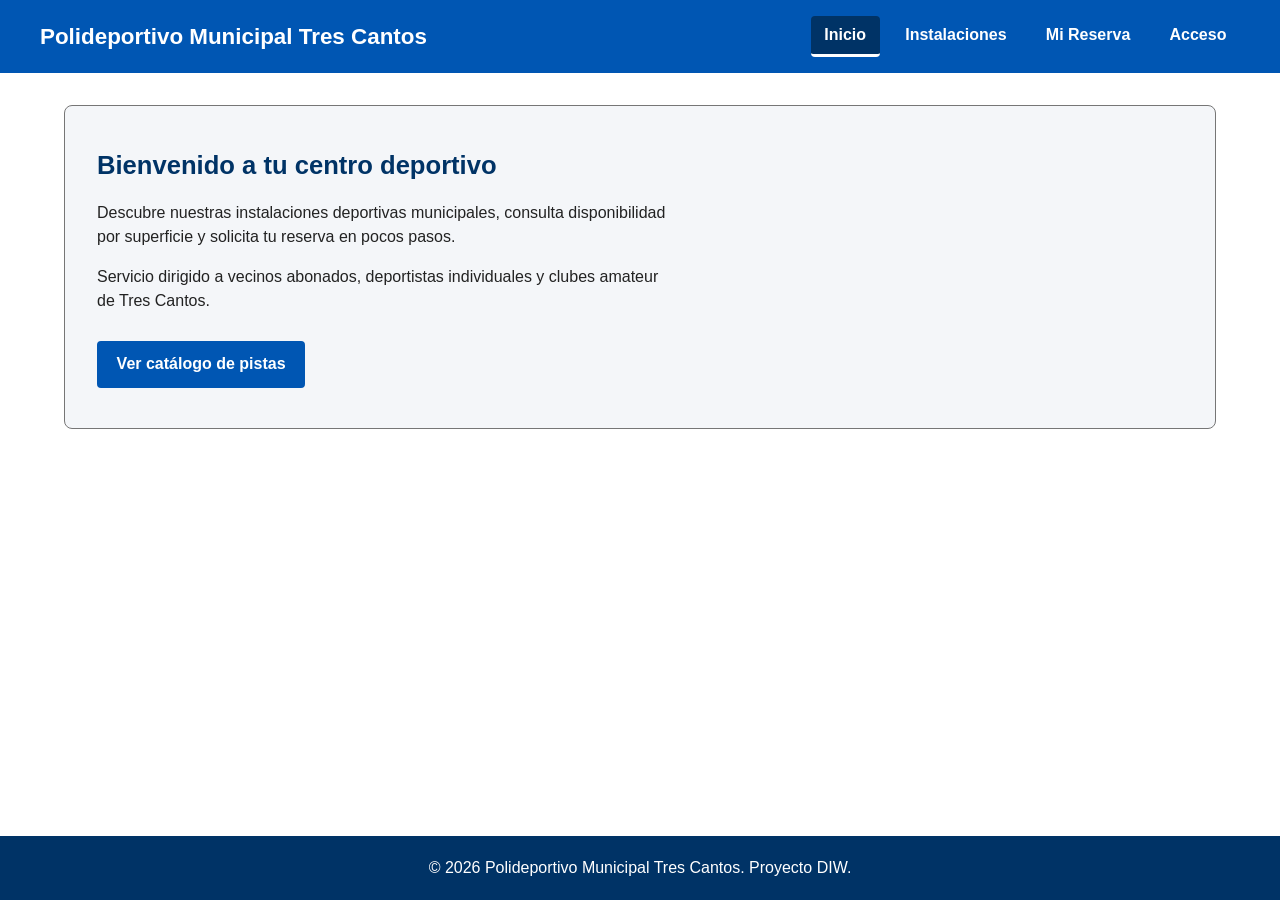
<file: index.html>
<!DOCTYPE html>
<html lang="es">
<head>
    <meta charset="UTF-8">
    <meta name="viewport" content="width=device-width, initial-scale=1.0">
    <title>Inicio - Polideportivo Municipal Tres Cantos</title>
    <link rel="stylesheet" href="css/estilos.css">
</head>
<body>
    <header>
        <div class="contenedor-cabecera">
            <h1>Polideportivo Municipal Tres Cantos</h1>
            <nav aria-label="Navegación principal">
                <ul>
                <li><a href="index.html" class="activo" aria-current="page">Inicio</a></li>
                <li><a href="catalogo.html">Instalaciones</a></li>
                <li><a href="carrito.html">Mi Reserva</a></li>
                <li><a href="login.html">Acceso</a></li>
                </ul>
            </nav>
        </div>
    </header>
    <main>
        <section class="hero">
            <h2>Bienvenido a tu centro deportivo</h2>
            <p>Descubre nuestras instalaciones deportivas municipales, consulta disponibilidad por superficie y solicita tu reserva en pocos pasos.</p>
            <p>Servicio dirigido a vecinos abonados, deportistas individuales y clubes amateur de Tres Cantos.</p>
            <a href="catalogo.html" class="btn">Ver catálogo de pistas</a>
        </section>
    </main>
    <footer>
        <p>&copy; 2026 Polideportivo Municipal Tres Cantos. Proyecto DIW.</p>
    </footer>
</body>
</html>
</file>
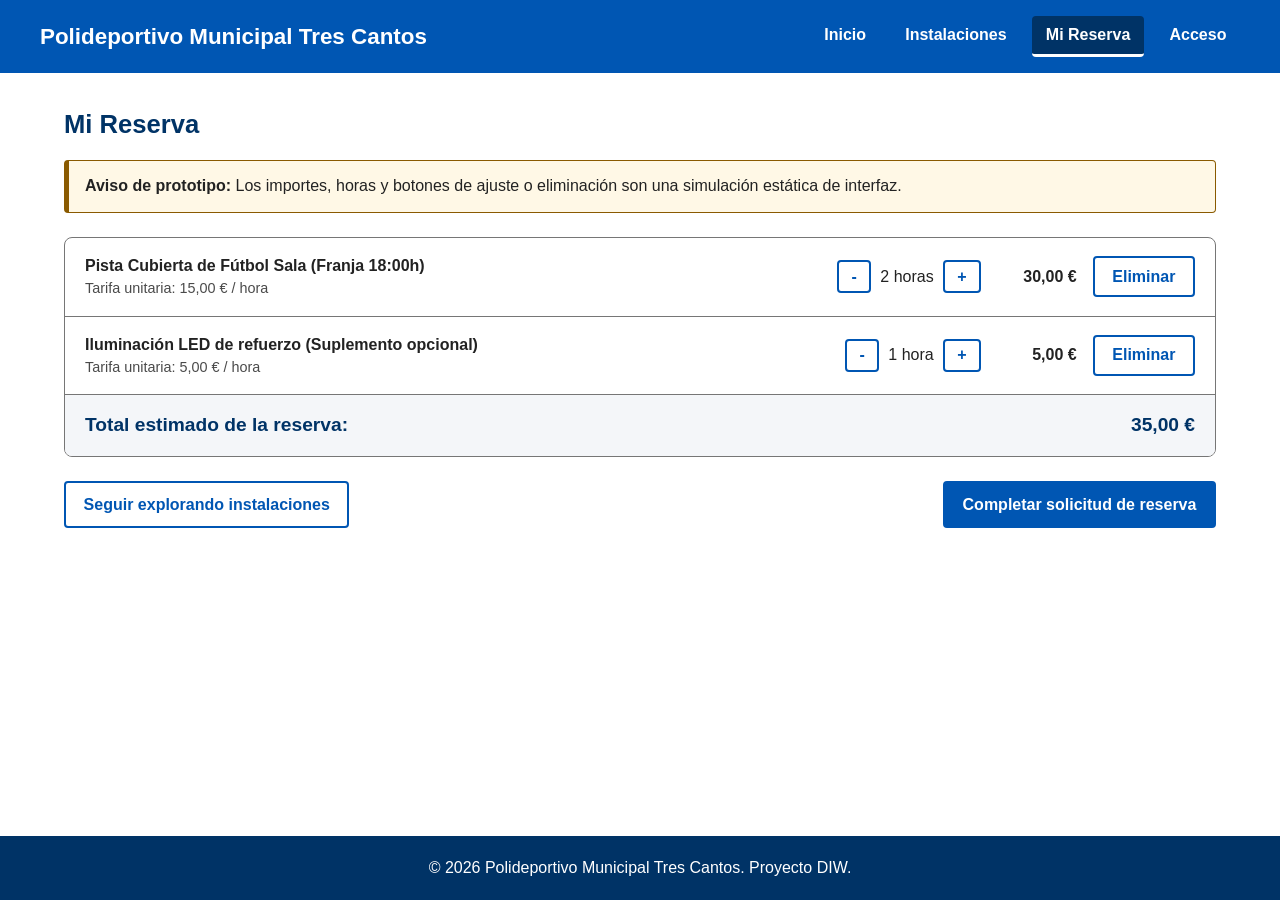
<file: carrito.html>
<!DOCTYPE html>
<html lang="es">
<head>
    <meta charset="UTF-8">
    <meta name="viewport" content="width=device-width, initial-scale=1.0">
    <title>Mi Reserva - Polideportivo Municipal Tres Cantos</title>
    <link rel="stylesheet" href="css/estilos.css">
</head>
<body>
    <header>
        <div class="contenedor-cabecera">
            <h1>Polideportivo Municipal Tres Cantos</h1>
            <nav aria-label="Navegación principal">
                <ul>
                <li><a href="index.html">Inicio</a></li>
                <li><a href="catalogo.html">Instalaciones</a></li>
                <li><a href="carrito.html" class="activo" aria-current="page">Mi Reserva</a></li>
                <li><a href="login.html">Acceso</a></li>
                </ul>
            </nav>
        </div>
    </header>
    <main>
        <section>
            <h2>Mi Reserva</h2>
            <p class="aviso-prototipo" role="status">
                <strong>Aviso de prototipo:</strong> Los importes, horas y botones de ajuste o eliminación son una simulación estática de interfaz.
            </p>

            <div class="lista-reserva">
                <div class="fila-carrito">
                    <div class="info-item">
                        <strong>Pista Cubierta de Fútbol Sala (Franja 18:00h)</strong>
                        <span class="tarifa-unitaria">Tarifa unitaria: 15,00 € / hora</span>
                    </div>
                    <div class="controles-cantidad">
                        <button type="button" class="btn btn-secundario" aria-label="Restar una hora a Pista Cubierta de Fútbol Sala">-</button>
                        <span>2 horas</span>
                        <button type="button" class="btn btn-secundario" aria-label="Sumar una hora a Pista Cubierta de Fútbol Sala">+</button>
                    </div>
                    <span class="subtotal">30,00 €</span>
                    <button type="button" class="btn btn-secundario">Eliminar</button>
                </div>

                <div class="fila-carrito">
                    <div class="info-item">
                        <strong>Iluminación LED de refuerzo (Suplemento opcional)</strong>
                        <span class="tarifa-unitaria">Tarifa unitaria: 5,00 € / hora</span>
                    </div>
                    <div class="controles-cantidad">
                        <button type="button" class="btn btn-secundario" aria-label="Restar una hora a Iluminación LED">-</button>
                        <span>1 hora</span>
                        <button type="button" class="btn btn-secundario" aria-label="Sumar una hora a Iluminación LED">+</button>
                    </div>
                    <span class="subtotal">5,00 €</span>
                    <button type="button" class="btn btn-secundario">Eliminar</button>
                </div>

                <div class="fila-carrito fila-total">
                    <span>Total estimado de la reserva:</span>
                    <span>35,00 €</span>
                </div>
            </div>

            <div class="acciones-carrito">
                <a href="catalogo.html" class="btn btn-secundario">Seguir explorando instalaciones</a>
                <a href="formulario.html" class="btn">Completar solicitud de reserva</a>
            </div>
        </section>
    </main>
    <footer>
        <p>&copy; 2026 Polideportivo Municipal Tres Cantos. Proyecto DIW.</p>
    </footer>
</body>
</html>
</file>
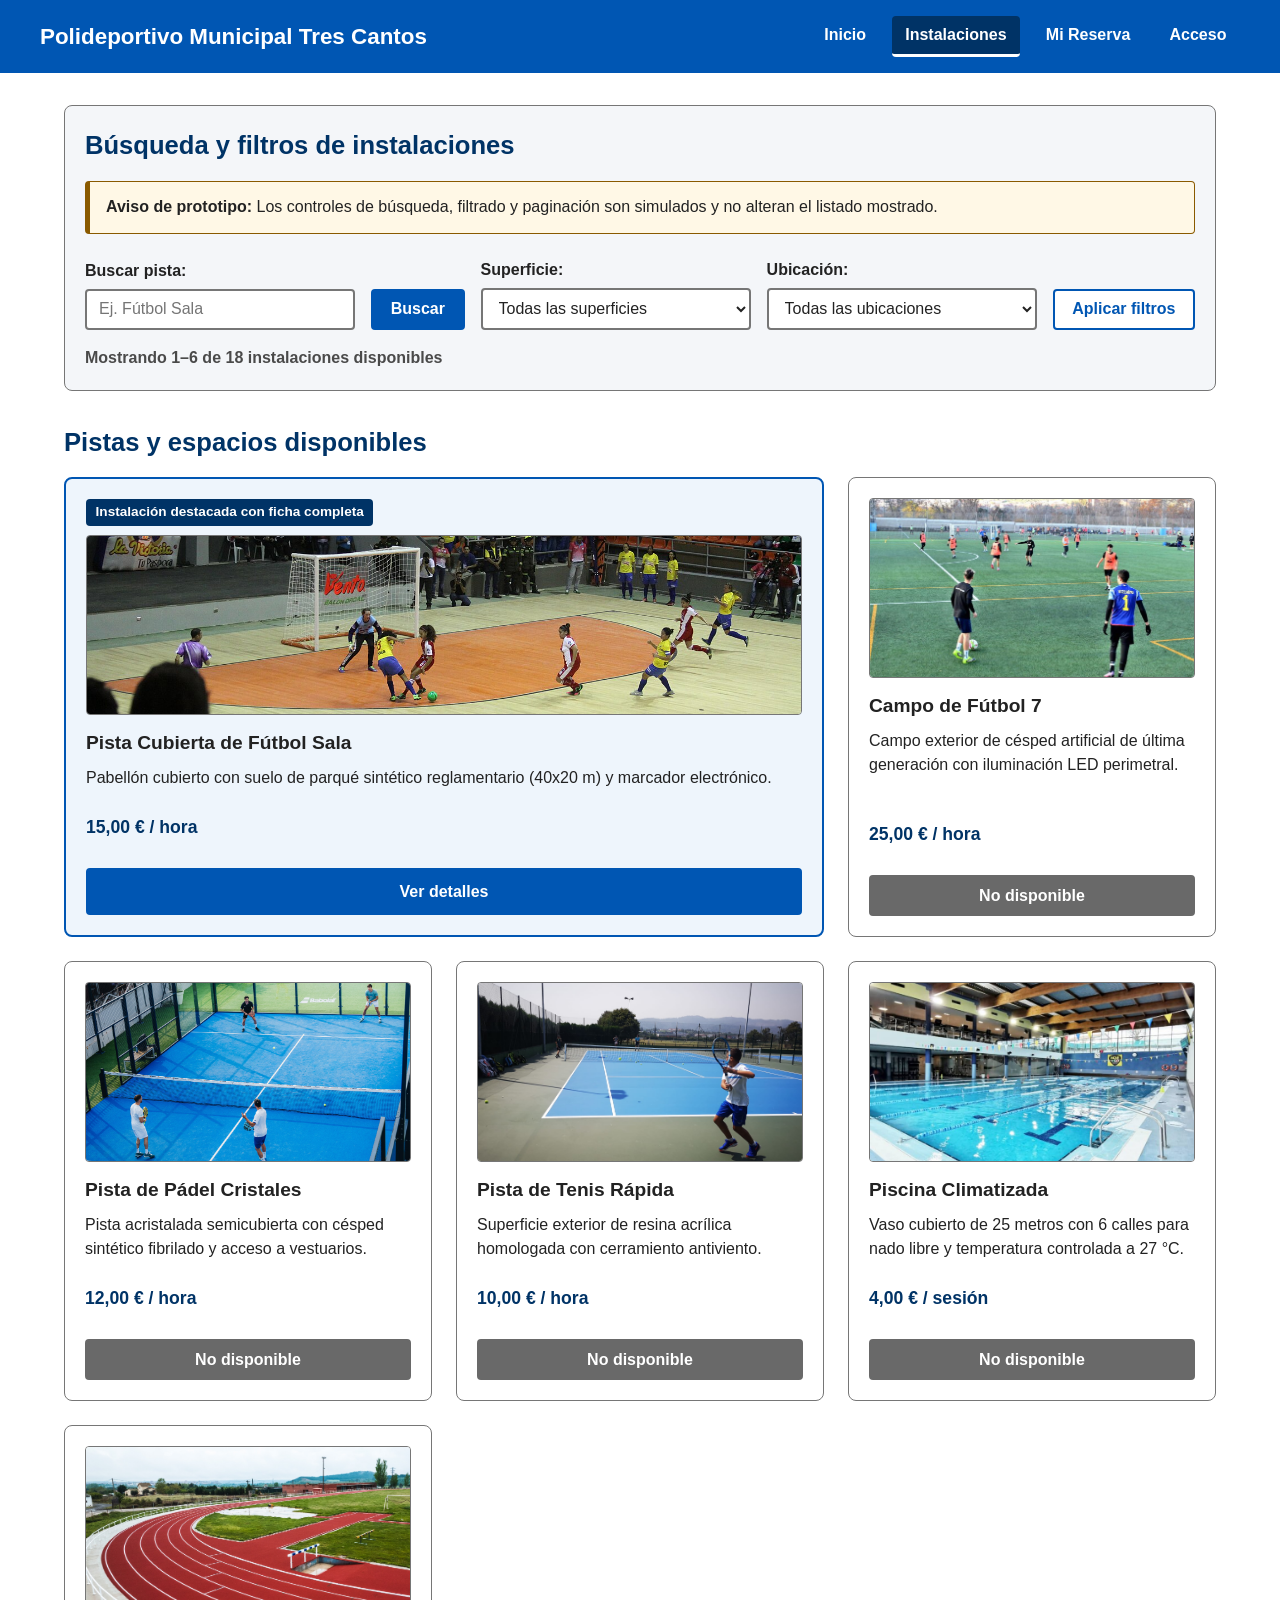
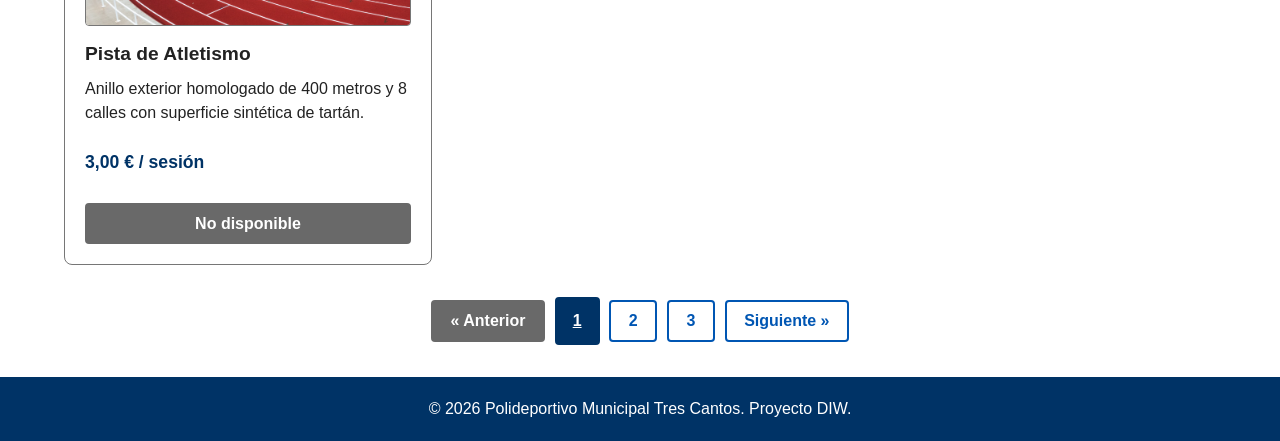
<file: catalogo.html>
<!DOCTYPE html>
<html lang="es">
<head>
    <meta charset="UTF-8">
    <meta name="viewport" content="width=device-width, initial-scale=1.0">
    <title>Instalaciones - Polideportivo Municipal Tres Cantos</title>
    <link rel="stylesheet" href="css/estilos.css">
</head>
<body>
    <header>
        <div class="contenedor-cabecera">
            <h1>Polideportivo Municipal Tres Cantos</h1>
            <nav aria-label="Navegación principal">
                <ul>
                <li><a href="index.html">Inicio</a></li>
                <li><a href="catalogo.html" class="activo" aria-current="page">Instalaciones</a></li>
                <li><a href="carrito.html">Mi Reserva</a></li>
                <li><a href="login.html">Acceso</a></li>
                </ul>
            </nav>
        </div>
    </header>
    <main>
        <section class="filtros">
            <h2>Búsqueda y filtros de instalaciones</h2>
            <p class="aviso-prototipo" role="status">
                <strong>Aviso de prototipo:</strong> Los controles de búsqueda, filtrado y paginación son simulados y no alteran el listado mostrado.
            </p>
            <form class="barra-filtros">
                <div class="campo">
                    <label for="buscador">Buscar pista:</label>
                    <input type="search" id="buscador" name="buscador" placeholder="Ej. Fútbol Sala">
                </div>
                <button type="button" class="btn">Buscar</button>

                <div class="campo">
                    <label for="superficie">Superficie:</label>
                    <select id="superficie" name="superficie">
                        <option value="todas">Todas las superficies</option>
                        <option value="parque">Parqué sintético</option>
                        <option value="cesped">Césped artificial</option>
                        <option value="resina">Resina deportiva</option>
                        <option value="tartan">Tartán</option>
                    </select>
                </div>

                <div class="campo">
                    <label for="ubicacion">Ubicación:</label>
                    <select id="ubicacion" name="ubicacion">
                        <option value="todas">Todas las ubicaciones</option>
                        <option value="cubierta">Pabellón cubierto</option>
                        <option value="exterior">Pista exterior</option>
                    </select>
                </div>
                <button type="button" class="btn btn-secundario">Aplicar filtros</button>
            </form>
            <p class="resumen-resultados">Mostrando 1–6 de 18 instalaciones disponibles</p>
        </section>

        <section>
            <h2>Pistas y espacios disponibles</h2>
            <div class="catalogo-grid">
                <article class="tarjeta tarjeta-destacada">
                    <div>
                        <span class="etiqueta-destacada">Instalación destacada con ficha completa</span>
                        <img src="img/futsal.jpg" alt="Pista cubierta de fútbol sala con suelo de parqué sintético y porterías reglamentarias">
                        <h3>Pista Cubierta de Fútbol Sala</h3>
                        <p>Pabellón cubierto con suelo de parqué sintético reglamentario (40x20 m) y marcador electrónico.</p>
                    </div>
                    <div>
                        <p class="precio">15,00 € / hora</p>
                        <a href="detalle.html" class="btn">Ver detalles</a>
                    </div>
                </article>

                <article class="tarjeta">
                    <div>
                        <img src="img/f7.jpg" alt="Campo exterior de fútbol 7 de césped artificial">
                        <h3>Campo de Fútbol 7</h3>
                        <p>Campo exterior de césped artificial de última generación con iluminación LED perimetral.</p>
                    </div>
                    <div>
                        <p class="precio">25,00 € / hora</p>
                        <button type="button" class="btn" disabled>No disponible</button>
                    </div>
                </article>

                <article class="tarjeta">
                    <div>
                        <img src="img/padel.jpg" alt="Pista de pádel acristalada de césped sintético">
                        <h3>Pista de Pádel Cristales</h3>
                        <p>Pista acristalada semicubierta con césped sintético fibrilado y acceso a vestuarios.</p>
                    </div>
                    <div>
                        <p class="precio">12,00 € / hora</p>
                        <button type="button" class="btn" disabled>No disponible</button>
                    </div>
                </article>

                <article class="tarjeta">
                    <div>
                        <img src="img/tenis.jpg" alt="Pista exterior de tenis con superficie de resina">
                        <h3>Pista de Tenis Rápida</h3>
                        <p>Superficie exterior de resina acrílica homologada con cerramiento antiviento.</p>
                    </div>
                    <div>
                        <p class="precio">10,00 € / hora</p>
                        <button type="button" class="btn" disabled>No disponible</button>
                    </div>
                </article>

                <article class="tarjeta">
                    <div>
                        <img src="img/natacion.jpg" alt="Piscina climatizada cubierta de 25 metros con calles delimitadas">
                        <h3>Piscina Climatizada</h3>
                        <p>Vaso cubierto de 25 metros con 6 calles para nado libre y temperatura controlada a 27 °C.</p>
                    </div>
                    <div>
                        <p class="precio">4,00 € / sesión</p>
                        <button type="button" class="btn" disabled>No disponible</button>
                    </div>
                </article>

                <article class="tarjeta">
                    <div>
                        <img src="img/atletismo.jpg" alt="Pista exterior de atletismo de 400 metros con superficie de tartán">
                        <h3>Pista de Atletismo</h3>
                        <p>Anillo exterior homologado de 400 metros y 8 calles con superficie sintética de tartán.</p>
                    </div>
                    <div>
                        <p class="precio">3,00 € / sesión</p>
                        <button type="button" class="btn" disabled>No disponible</button>
                    </div>
                </article>
            </div>

            <nav class="paginacion" aria-label="Paginación del catálogo">
                <button type="button" class="btn btn-secundario" disabled>&laquo; Anterior</button>
                <span class="pagina-actual" aria-current="page">1</span>
                <button type="button" class="btn btn-secundario">2</button>
                <button type="button" class="btn btn-secundario">3</button>
                <button type="button" class="btn btn-secundario">Siguiente &raquo;</button>
            </nav>
        </section>
    </main>
    <footer>
        <p>&copy; 2026 Polideportivo Municipal Tres Cantos. Proyecto DIW.</p>
    </footer>
</body>
</html>
</file>
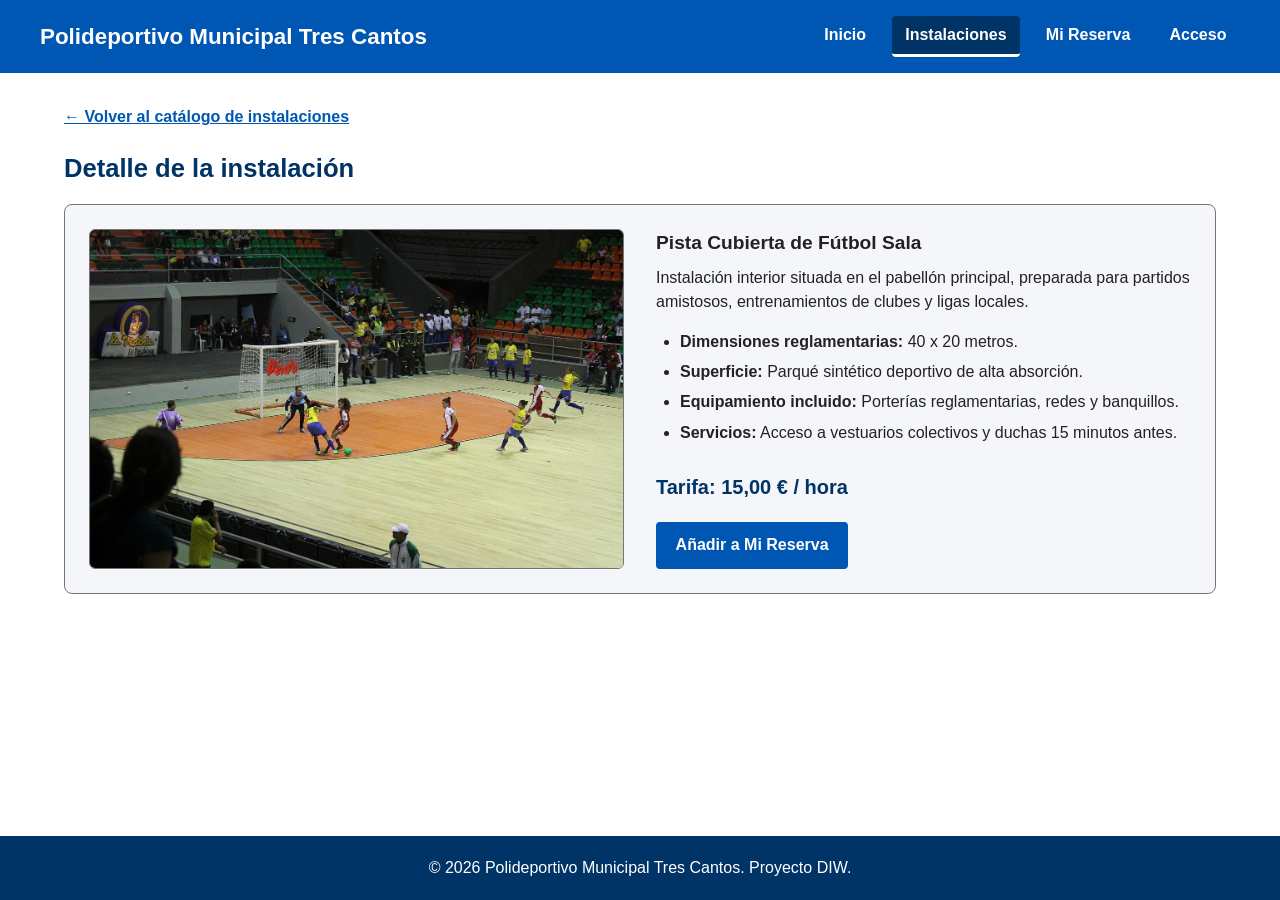
<file: detalle.html>
<!DOCTYPE html>
<html lang="es">
<head>
    <meta charset="UTF-8">
    <meta name="viewport" content="width=device-width, initial-scale=1.0">
    <title>Detalle Pista Fútbol Sala - Polideportivo Municipal Tres Cantos</title>
    <link rel="stylesheet" href="css/estilos.css">
</head>
<body>
    <header>
        <div class="contenedor-cabecera">
            <h1>Polideportivo Municipal Tres Cantos</h1>
            <nav aria-label="Navegación principal">
                <ul>
                <li><a href="index.html">Inicio</a></li>
                <li><a href="catalogo.html" class="activo" aria-current="page">Instalaciones</a></li>
                <li><a href="carrito.html">Mi Reserva</a></li>
                <li><a href="login.html">Acceso</a></li>
                </ul>
            </nav>
        </div>
    </header>
    <main>
        <a href="catalogo.html" class="enlace-volver">&larr; Volver al catálogo de instalaciones</a>
        <section>
            <h2>Detalle de la instalación</h2>
            <div class="detalle-contenedor">
                <div class="detalle-imagen">
                    <img src="img/futsal.jpg" alt="Vista general de la pista cubierta de fútbol sala con parqué sintético y porterías reglamentarias">
                </div>
                <div class="detalle-info">
                    <div>
                        <h3>Pista Cubierta de Fútbol Sala</h3>
                        <p>Instalación interior situada en el pabellón principal, preparada para partidos amistosos, entrenamientos de clubes y ligas locales.</p>
                        <ul class="lista-caracteristicas">
                            <li><strong>Dimensiones reglamentarias:</strong> 40 x 20 metros.</li>
                            <li><strong>Superficie:</strong> Parqué sintético deportivo de alta absorción.</li>
                            <li><strong>Equipamiento incluido:</strong> Porterías reglamentarias, redes y banquillos.</li>
                            <li><strong>Servicios:</strong> Acceso a vestuarios colectivos y duchas 15 minutos antes.</li>
                        </ul>
                    </div>
                    <div>
                        <p class="tarifa-destacada">Tarifa: 15,00 € / hora</p>
                        <a href="carrito.html" class="btn">Añadir a Mi Reserva</a>
                    </div>
                </div>
            </div>
        </section>
    </main>
    <footer>
        <p>&copy; 2026 Polideportivo Municipal Tres Cantos. Proyecto DIW.</p>
    </footer>
</body>
</html>
</file>
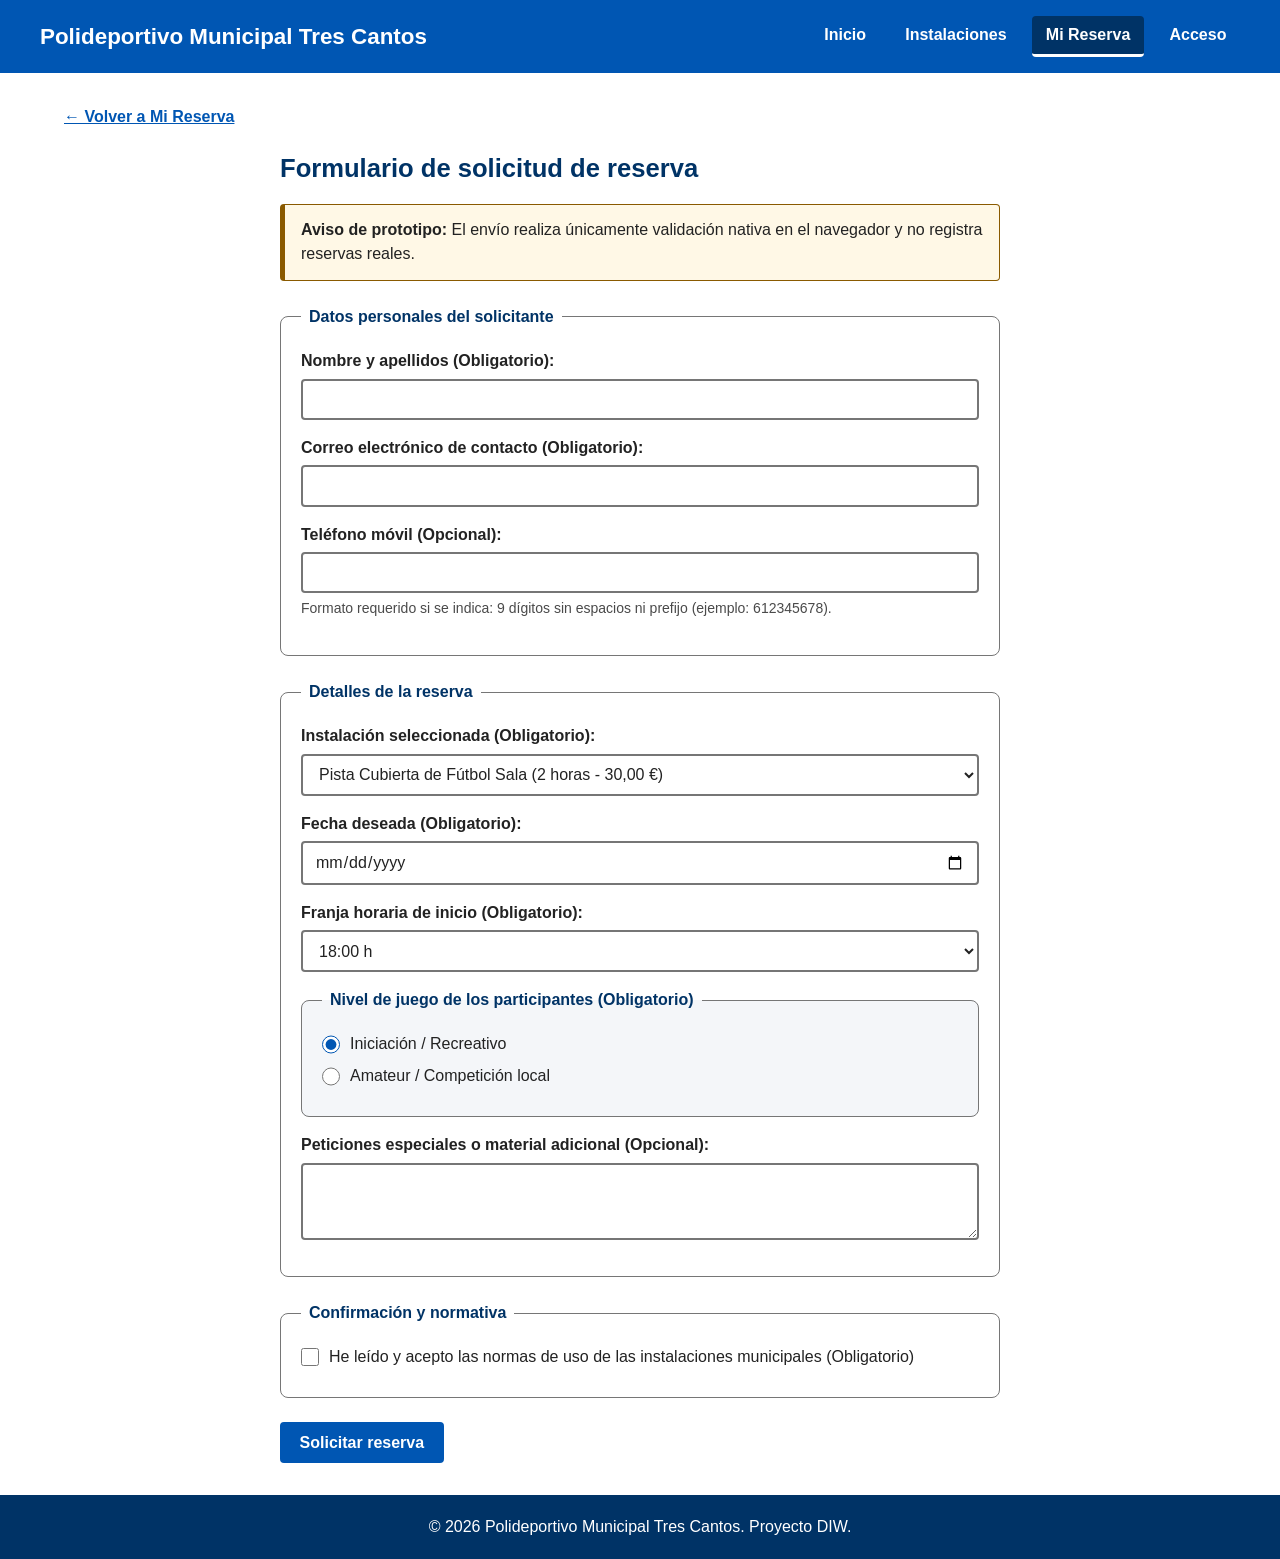
<file: formulario.html>
<!DOCTYPE html>
<html lang="es">
<head>
    <meta charset="UTF-8">
    <meta name="viewport" content="width=device-width, initial-scale=1.0">
    <title>Solicitud de Reserva - Polideportivo Municipal Tres Cantos</title>
    <link rel="stylesheet" href="css/estilos.css">
</head>
<body>
    <header>
        <div class="contenedor-cabecera">
            <h1>Polideportivo Municipal Tres Cantos</h1>
            <nav aria-label="Navegación principal">
                <ul>
                <li><a href="index.html">Inicio</a></li>
                <li><a href="catalogo.html">Instalaciones</a></li>
                <li><a href="carrito.html" class="activo" aria-current="page">Mi Reserva</a></li>
                <li><a href="login.html">Acceso</a></li>
                </ul>
            </nav>
        </div>
    </header>
    <main>
        <a href="carrito.html" class="enlace-volver">&larr; Volver a Mi Reserva</a>
        <section class="contenedor-formulario">
            <h2>Formulario de solicitud de reserva</h2>
            <p class="aviso-prototipo" role="status">
                <strong>Aviso de prototipo:</strong> El envío realiza únicamente validación nativa en el navegador y no registra reservas reales.
            </p>

            <form action="index.html" method="get">
                <fieldset>
                    <legend>Datos personales del solicitante</legend>
                    <div class="campo">
                        <label for="nombre">Nombre y apellidos (Obligatorio):</label>
                        <input type="text" id="nombre" name="nombre" required autocomplete="name">
                    </div>
                    <div class="campo">
                        <label for="correo">Correo electrónico de contacto (Obligatorio):</label>
                        <input type="email" id="correo" name="correo" required autocomplete="email">
                    </div>
                    <div class="campo">
                        <label for="telefono">Teléfono móvil (Opcional):</label>
                        <input type="tel" id="telefono" name="telefono" pattern="[0-9]{9}" aria-describedby="ayuda-telefono" autocomplete="tel">
                        <small id="ayuda-telefono" class="texto-ayuda">Formato requerido si se indica: 9 dígitos sin espacios ni prefijo (ejemplo: 612345678).</small>
                    </div>
                </fieldset>

                <fieldset>
                    <legend>Detalles de la reserva</legend>
                    <div class="campo">
                        <label for="deporte">Instalación seleccionada (Obligatorio):</label>
                        <select id="deporte" name="deporte" required>
                            <option value="futsal" selected>Pista Cubierta de Fútbol Sala (2 horas - 30,00 €)</option>
                            <option value="futbol7">Campo de Fútbol 7</option>
                            <option value="padel">Pista de Pádel Cristales</option>
                        </select>
                    </div>
                    <div class="campo">
                        <label for="fecha">Fecha deseada (Obligatorio):</label>
                        <input type="date" id="fecha" name="fecha" required>
                    </div>
                    <div class="campo">
                        <label for="franja">Franja horaria de inicio (Obligatorio):</label>
                        <select id="franja" name="franja" required>
                            <option value="17:00">17:00 h</option>
                            <option value="18:00" selected>18:00 h</option>
                            <option value="19:00">19:00 h</option>
                            <option value="20:00">20:00 h</option>
                        </select>
                    </div>

                    <fieldset class="sub-fieldset">
                        <legend>Nivel de juego de los participantes (Obligatorio)</legend>
                        <div class="opcion-linea">
                            <input type="radio" id="nivel_iniciacion" name="nivel" value="iniciacion" checked>
                            <label for="nivel_iniciacion">Iniciación / Recreativo</label>
                        </div>
                        <div class="opcion-linea">
                            <input type="radio" id="nivel_amateur" name="nivel" value="amateur">
                            <label for="nivel_amateur">Amateur / Competición local</label>
                        </div>
                    </fieldset>

                    <div class="campo">
                        <label for="comentarios">Peticiones especiales o material adicional (Opcional):</label>
                        <textarea id="comentarios" name="comentarios" rows="3"></textarea>
                    </div>
                </fieldset>

                <fieldset>
                    <legend>Confirmación y normativa</legend>
                    <div class="opcion-linea">
                        <input type="checkbox" id="normas" name="normas" required>
                        <label for="normas">He leído y acepto las normas de uso de las instalaciones municipales (Obligatorio)</label>
                    </div>
                </fieldset>

                <button type="submit" class="btn">Solicitar reserva</button>
            </form>
        </section>
    </main>
    <footer>
        <p>&copy; 2026 Polideportivo Municipal Tres Cantos. Proyecto DIW.</p>
    </footer>
</body>
</html>
</file>
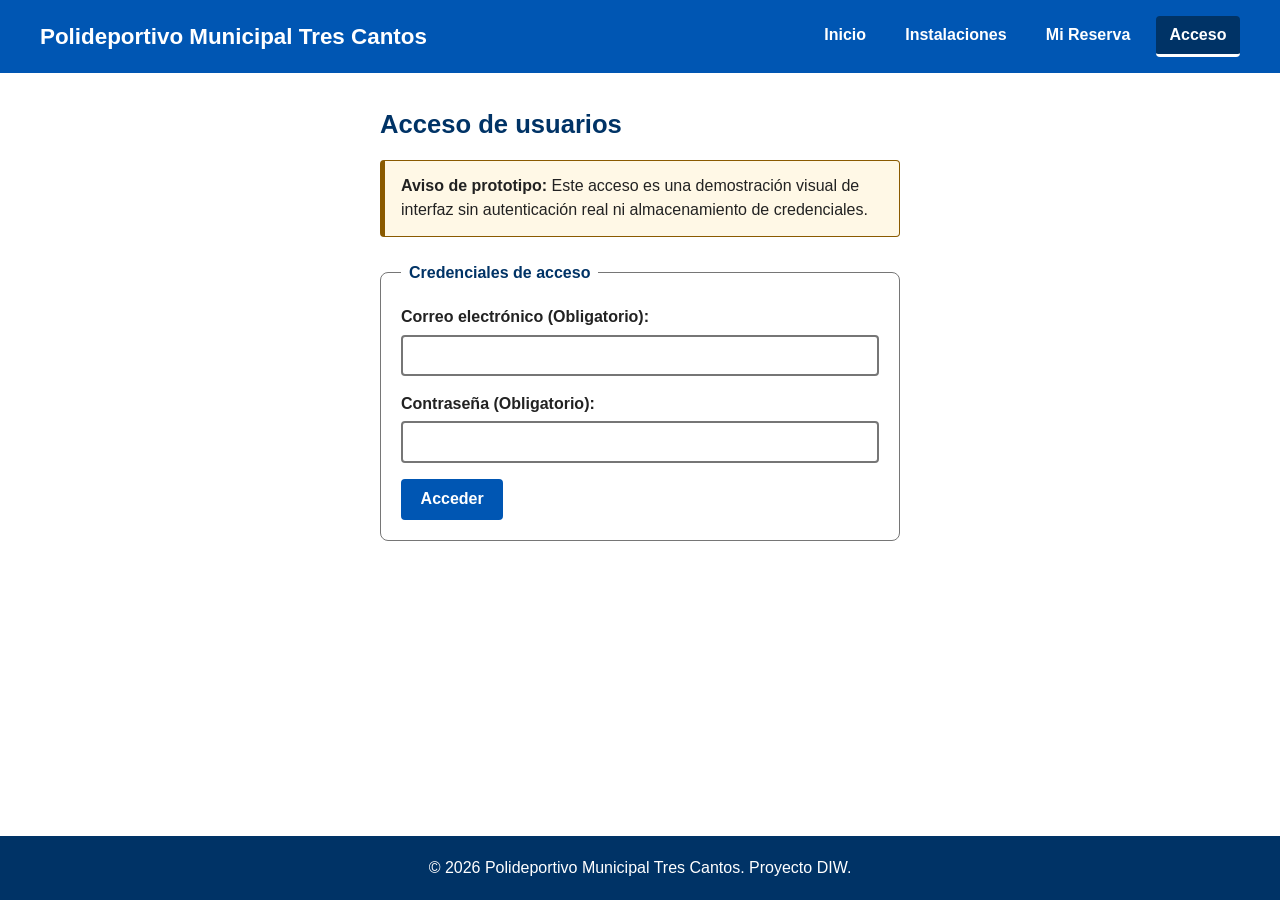
<file: login.html>
<!DOCTYPE html>
<html lang="es">
<head>
    <meta charset="UTF-8">
    <meta name="viewport" content="width=device-width, initial-scale=1.0">
    <title>Acceso - Polideportivo Municipal Tres Cantos</title>
    <link rel="stylesheet" href="css/estilos.css">
</head>
<body>
    <header>
        <div class="contenedor-cabecera">
            <h1>Polideportivo Municipal Tres Cantos</h1>
            <nav aria-label="Navegación principal">
                <ul>
                <li><a href="index.html">Inicio</a></li>
                <li><a href="catalogo.html">Instalaciones</a></li>
                <li><a href="carrito.html">Mi Reserva</a></li>
                <li><a href="login.html" class="activo" aria-current="page">Acceso</a></li>
                </ul>
            </nav>
        </div>
    </header>
    <main>
        <section class="contenedor-estrecho">
            <h2>Acceso de usuarios</h2>
            <p class="aviso-prototipo" role="status">
                <strong>Aviso de prototipo:</strong> Este acceso es una demostración visual de interfaz sin autenticación real ni almacenamiento de credenciales.
            </p>
            <form action="catalogo.html" method="get">
                <fieldset>
                    <legend>Credenciales de acceso</legend>
                    <div class="campo">
                        <label for="correo">Correo electrónico (Obligatorio):</label>
                        <input type="email" id="correo" name="correo" required autocomplete="email">
                    </div>
                    <div class="campo">
                        <label for="password">Contraseña (Obligatorio):</label>
                        <input type="password" id="password" name="password" required autocomplete="current-password">
                    </div>
                    <button type="submit" class="btn">Acceder</button>
                </fieldset>
            </form>
        </section>
    </main>
    <footer>
        <p>&copy; 2026 Polideportivo Municipal Tres Cantos. Proyecto DIW.</p>
    </footer>
</body>
</html>
</file>
<file: css/estilos.css>
/* ==========================================================================
   Hoja de estilos común - Polideportivo Municipal Tres Cantos (DIW)
   Cumplimiento WCAG AA (contrastes >= 4.5:1 texto, >= 3:1 bordes y foco)
   ========================================================================== */

:root {
    --color-primario: #0056b3;
    /* Contraste 7,04:1 sobre blanco */
    --color-primario-oscuro: #003366;
    /* Contraste 12,63:1 sobre blanco */
    --color-fondo: #ffffff;
    --color-secundario: #f4f6f9;
    --color-destacado-bg: #eef5fc;
    --color-texto: #222222;
    /* Contraste 15,91:1 sobre blanco */
    --color-texto-suave: #4a4a4a;
    /* Contraste 8,86:1 sobre blanco */
    --color-borde: #767676;
    /* Contraste 4,54:1 sobre blanco (> 3:1) */
    --color-foco: #8a3600;
    /* Contraste 6,41:1 sobre blanco (> 3:1) */
    --color-aviso-bg: #fff8e6;
    --color-aviso-borde: #8a5a00;
}

/* Modelo de caja global */
*,
*::before,
*::after {
    box-sizing: border-box;
    margin: 0;
    padding: 0;
}

/* Foco visible de alto contraste para navegación por teclado (RA5) */
*:focus-visible {
    outline: 3px solid var(--color-foco);
    outline-offset: 3px;
}

body {
    font-family: Arial, Helvetica, sans-serif;
    font-size: 1rem;
    line-height: 1.5;
    color: var(--color-texto);
    background-color: var(--color-fondo);
    min-height: 100vh;
    display: flex;
    flex-direction: column;
}

img {
    max-width: 100%;
    height: auto;
    display: block;
}


/* ==========================================================================
   Cabecera y Navegación Principal (Flexbox)
   ========================================================================== */
header {
    background-color: var(--color-primario);
    color: #ffffff;
    padding: 1rem 1.5rem;
}

.contenedor-cabecera {
    max-width: 1200px;
    margin: 0 auto;
    display: flex;
    flex-wrap: wrap;
    justify-content: space-between;
    align-items: center;
    gap: 1rem;
}

header h1 {
    font-size: 1.4rem;
}

nav ul {
    list-style: none;
    display: flex;
    flex-wrap: wrap;
    gap: 0.75rem;
}

nav a {
    display: inline-block;
    color: #ffffff;
    text-decoration: none;
    font-weight: bold;
    padding: 0.45rem 0.85rem;
    border-radius: 4px;
    border-bottom: 3px solid transparent;
}

nav a:hover {
    background-color: var(--color-primario-oscuro);
}

/* Indicador del apartado actual (no dependiente solo del color) */
nav a.activo {
    background-color: var(--color-primario-oscuro);
    border-bottom: 3px solid #ffffff;
}

/* ==========================================================================
   Contenedor Principal y Tipografía
   ========================================================================== */
main {
    flex: 1;
    width: 100%;
    max-width: 1200px;
    margin: 0 auto;
    padding: 2rem 1.5rem;
}

h2 {
    font-size: 1.6rem;
    color: var(--color-primario-oscuro);
    margin-bottom: 1rem;
}

h3 {
    font-size: 1.2rem;
    color: var(--color-texto);
    margin-bottom: 0.5rem;
}

p {
    margin-bottom: 1rem;
}

/* ==========================================================================
   Botones y Variantes Reutilizables (RA2)
   ========================================================================== */
.btn {
    display: inline-block;
    background-color: var(--color-primario);
    color: #ffffff;
    border: 2px solid var(--color-primario);
    padding: 0.6rem 1.1rem;
    font-size: 1rem;
    font-weight: bold;
    text-decoration: none;
    text-align: center;
    border-radius: 4px;
    cursor: pointer;
}

.btn:not(:disabled):hover {
    background-color: var(--color-primario-oscuro);
    border-color: var(--color-primario-oscuro);
}

/* Variante reutilizable: Botón secundario */
.btn-secundario {
    background-color: #ffffff;
    color: var(--color-primario);
    border: 2px solid var(--color-primario);
}

.btn-secundario:not(:disabled):hover {
    background-color: var(--color-destacado-bg);
    color: var(--color-primario-oscuro);
    border-color: var(--color-primario-oscuro);
}

/* Estado deshabilitado claramente diferenciado (RA5 + RA6) */
.btn:disabled {
    background-color: #595959;
    border-color: #595959;
    color: #ffffff;
    cursor: not-allowed;
    opacity: 0.9;
}

/* ==========================================================================
   Avisos de Prototipo y Enlaces Auxiliares
   ========================================================================== */
.aviso-prototipo {
    background-color: var(--color-aviso-bg);
    border-left: 5px solid var(--color-aviso-borde);
    border-top: 1px solid var(--color-aviso-borde);
    border-right: 1px solid var(--color-aviso-borde);
    border-bottom: 1px solid var(--color-aviso-borde);
    padding: 0.85rem 1rem;
    margin-bottom: 1.5rem;
    border-radius: 4px;
}

.enlace-volver {
    display: inline-block;
    color: var(--color-primario);
    font-weight: bold;
    text-decoration: underline;
    margin-bottom: 1.25rem;
}

.enlace-volver:hover {
    color: var(--color-primario-oscuro);
}

/* ==========================================================================
   Página de Inicio (index.html)
   ========================================================================== */
.hero {
    background-color: var(--color-secundario);
    border: 1px solid var(--color-borde);
    border-radius: 8px;
    padding: 2.5rem 2rem;
}

.hero p {
    max-width: 65ch;
}

.hero .btn {
    margin-top: 0.75rem;
}

/* ==========================================================================
   Catálogo, Filtros y Grid (catalogo.html)
   ========================================================================== */
.filtros {
    background-color: var(--color-secundario);
    border: 1px solid var(--color-borde);
    border-radius: 8px;
    padding: 1.25rem;
    margin-bottom: 2rem;
}

.barra-filtros {
    display: flex;
    flex-wrap: wrap;
    align-items: flex-end;
    gap: 1rem;
    margin-bottom: 1rem;
}

.barra-filtros .campo {
    flex: 1 1 200px;
    margin-bottom: 0;
}

.resumen-resultados {
    margin-bottom: 0;
    font-weight: bold;
    color: var(--color-texto-suave);
}

.catalogo-grid {
    display: grid;
    grid-template-columns: repeat(auto-fill, minmax(290px, 1fr));
    gap: 1.5rem;
}

.tarjeta {
    background-color: #ffffff;
    border: 1px solid var(--color-borde);
    border-radius: 8px;
    padding: 1.25rem;
    display: flex;
    flex-direction: column;
    justify-content: space-between;
}

/* Variante reutilizable + expansión en Grid (RA2) */
.tarjeta-destacada {
    border: 2px solid var(--color-primario);
    background-color: var(--color-destacado-bg);
}

@media (min-width: 680px) {
    .tarjeta-destacada {
        grid-column: span 2;
    }
}

.etiqueta-destacada {
    display: inline-block;
    align-self: flex-start;
    background-color: var(--color-primario-oscuro);
    color: #ffffff;
    font-size: 0.85rem;
    font-weight: bold;
    padding: 0.2rem 0.6rem;
    border-radius: 4px;
    margin-bottom: 0.6rem;
}

.tarjeta img {
    width: 100%;
    height: 180px;
    object-fit: cover;
    border-radius: 4px;
    border: 1px solid var(--color-borde);
    margin-bottom: 0.85rem;
    background-color: var(--color-secundario);
}

.tarjeta .precio {
    font-weight: bold;
    font-size: 1.1rem;
    color: var(--color-primario-oscuro);
    margin-top: 0.5rem;
}

.tarjeta .btn {
    margin-top: 0.75rem;
    width: 100%;
}

/* Paginación numérica (RA2 + RA5) */
.paginacion {
    margin-top: 2rem;
    display: flex;
    flex-wrap: wrap;
    justify-content: center;
    align-items: center;
    gap: 0.6rem;
}

.pagina-actual {
    display: inline-block;
    padding: 0.6rem 1rem;
    font-weight: bold;
    background-color: var(--color-primario-oscuro);
    color: #ffffff;
    border: 2px solid var(--color-primario-oscuro);
    border-radius: 4px;
    text-decoration: underline;
}

/* ==========================================================================
   Página de Detalle (detalle.html)
   ========================================================================== */
.detalle-contenedor {
    display: flex;
    flex-wrap: wrap;
    gap: 2rem;
    background-color: var(--color-secundario);
    border: 1px solid var(--color-borde);
    border-radius: 8px;
    padding: 1.5rem;
}

.detalle-imagen {
    flex: 1 1 320px;
}

.detalle-imagen img {
    width: 100%;
    max-height: 340px;
    object-fit: cover;
    border-radius: 6px;
    border: 1px solid var(--color-borde);
    background-color: #ffffff;
}

.detalle-info {
    flex: 1 1 320px;
    display: flex;
    flex-direction: column;
    justify-content: space-between;
}

.lista-caracteristicas {
    margin: 1rem 0 1.25rem 1.5rem;
}

.lista-caracteristicas li {
    margin-bottom: 0.4rem;
}

.tarifa-destacada {
    font-size: 1.25rem;
    font-weight: bold;
    color: var(--color-primario-oscuro);
    margin-bottom: 1.25rem;
}

/* ==========================================================================
   Página de Mi Reserva / Carrito (carrito.html)
   ========================================================================== */
.lista-reserva {
    border: 1px solid var(--color-borde);
    border-radius: 8px;
    overflow: hidden;
    margin-bottom: 1.5rem;
}

.fila-carrito {
    display: flex;
    flex-wrap: wrap;
    justify-content: space-between;
    align-items: center;
    gap: 1rem;
    padding: 1rem 1.25rem;
    border-bottom: 1px solid var(--color-borde);
}

.fila-carrito:last-child {
    border-bottom: none;
}

.info-item {
    flex: 2 1 240px;
    display: flex;
    flex-direction: column;
}

.tarifa-unitaria {
    font-size: 0.9rem;
    color: var(--color-texto-suave);
}

.controles-cantidad {
    display: flex;
    align-items: center;
    gap: 0.6rem;
}

.controles-cantidad .btn {
    padding: 0.35rem 0.75rem;
}

.subtotal {
    font-weight: bold;
    min-width: 80px;
    text-align: right;
}

.fila-total {
    background-color: var(--color-secundario);
    font-size: 1.2rem;
    font-weight: bold;
    color: var(--color-primario-oscuro);
}

.acciones-carrito {
    display: flex;
    flex-wrap: wrap;
    justify-content: space-between;
    gap: 1rem;
}

/* ==========================================================================
   Formularios Accesibles (login.html y formulario.html)
   ========================================================================== */
.contenedor-estrecho {
    max-width: 520px;
    margin: 0 auto;
}

.contenedor-formulario {
    max-width: 720px;
    margin: 0 auto;
}

fieldset {
    border: 1px solid var(--color-borde);
    border-radius: 8px;
    padding: 1.25rem;
    margin-bottom: 1.5rem;
}

legend {
    font-weight: bold;
    color: var(--color-primario-oscuro);
    padding: 0 0.5rem;
}

.sub-fieldset {
    margin-top: 1rem;
    margin-bottom: 1rem;
    background-color: var(--color-secundario);
}

.campo {
    display: flex;
    flex-direction: column;
    margin-bottom: 1rem;
}

.campo label {
    font-weight: bold;
    margin-bottom: 0.35rem;
}

input[type="text"],
input[type="email"],
input[type="password"],
input[type="tel"],
input[type="date"],
input[type="search"],
select,
textarea {
    width: 100%;
    padding: 0.6rem 0.75rem;
    font-family: inherit;
    font-size: 1rem;
    color: var(--color-texto);
    background-color: #ffffff;
    border: 2px solid var(--color-borde);
    border-radius: 4px;
}

.texto-ayuda {
    font-size: 0.875rem;
    color: var(--color-texto-suave);
    margin-top: 0.3rem;
}

.opcion-linea {
    display: flex;
    align-items: center;
    gap: 0.6rem;
    margin-bottom: 0.5rem;
}

.opcion-linea input[type="radio"],
.opcion-linea input[type="checkbox"] {
    width: 1.15rem;
    height: 1.15rem;
    accent-color: var(--color-primario);
}

/* ==========================================================================
   Pie de Página Común (RA2)
   ========================================================================== */
footer {
    background-color: var(--color-primario-oscuro);
    color: #ffffff;
    text-align: center;
    padding: 1.25rem 1.5rem;
    margin-top: auto;
}

footer p {
    margin-bottom: 0;
}

/* ==========================================================================
   Punto de ruptura útil para pantallas pequeñas / móvil (<= 600px)
   ========================================================================== */
@media (max-width: 600px) {
    /* Cabecera apilada y centrada */
    .contenedor-cabecera {
        flex-direction: column;
        text-align: center;
    }

    nav ul {
        justify-content: center;
    }

    /* Reorganización de filas en carrito.html para evitar apretones */
    .fila-carrito {
        flex-direction: column;
        align-items: stretch;
        gap: 0.75rem;
    }

    .info-item {
        flex: auto;
    }

    .controles-cantidad {
        justify-content: space-between;
        background-color: var(--color-secundario);
        padding: 0.5rem;
        border-radius: 4px;
    }

    .subtotal {
        text-align: left;
        font-size: 1.1rem;
        border-top: 1px dashed var(--color-borde);
        padding-top: 0.5rem;
    }

    /* Botones de acción a ancho completo para uso táctil */
    .acciones-carrito {
        flex-direction: column;
    }

    .acciones-carrito .btn {
        width: 100%;
    }
}
</file>
